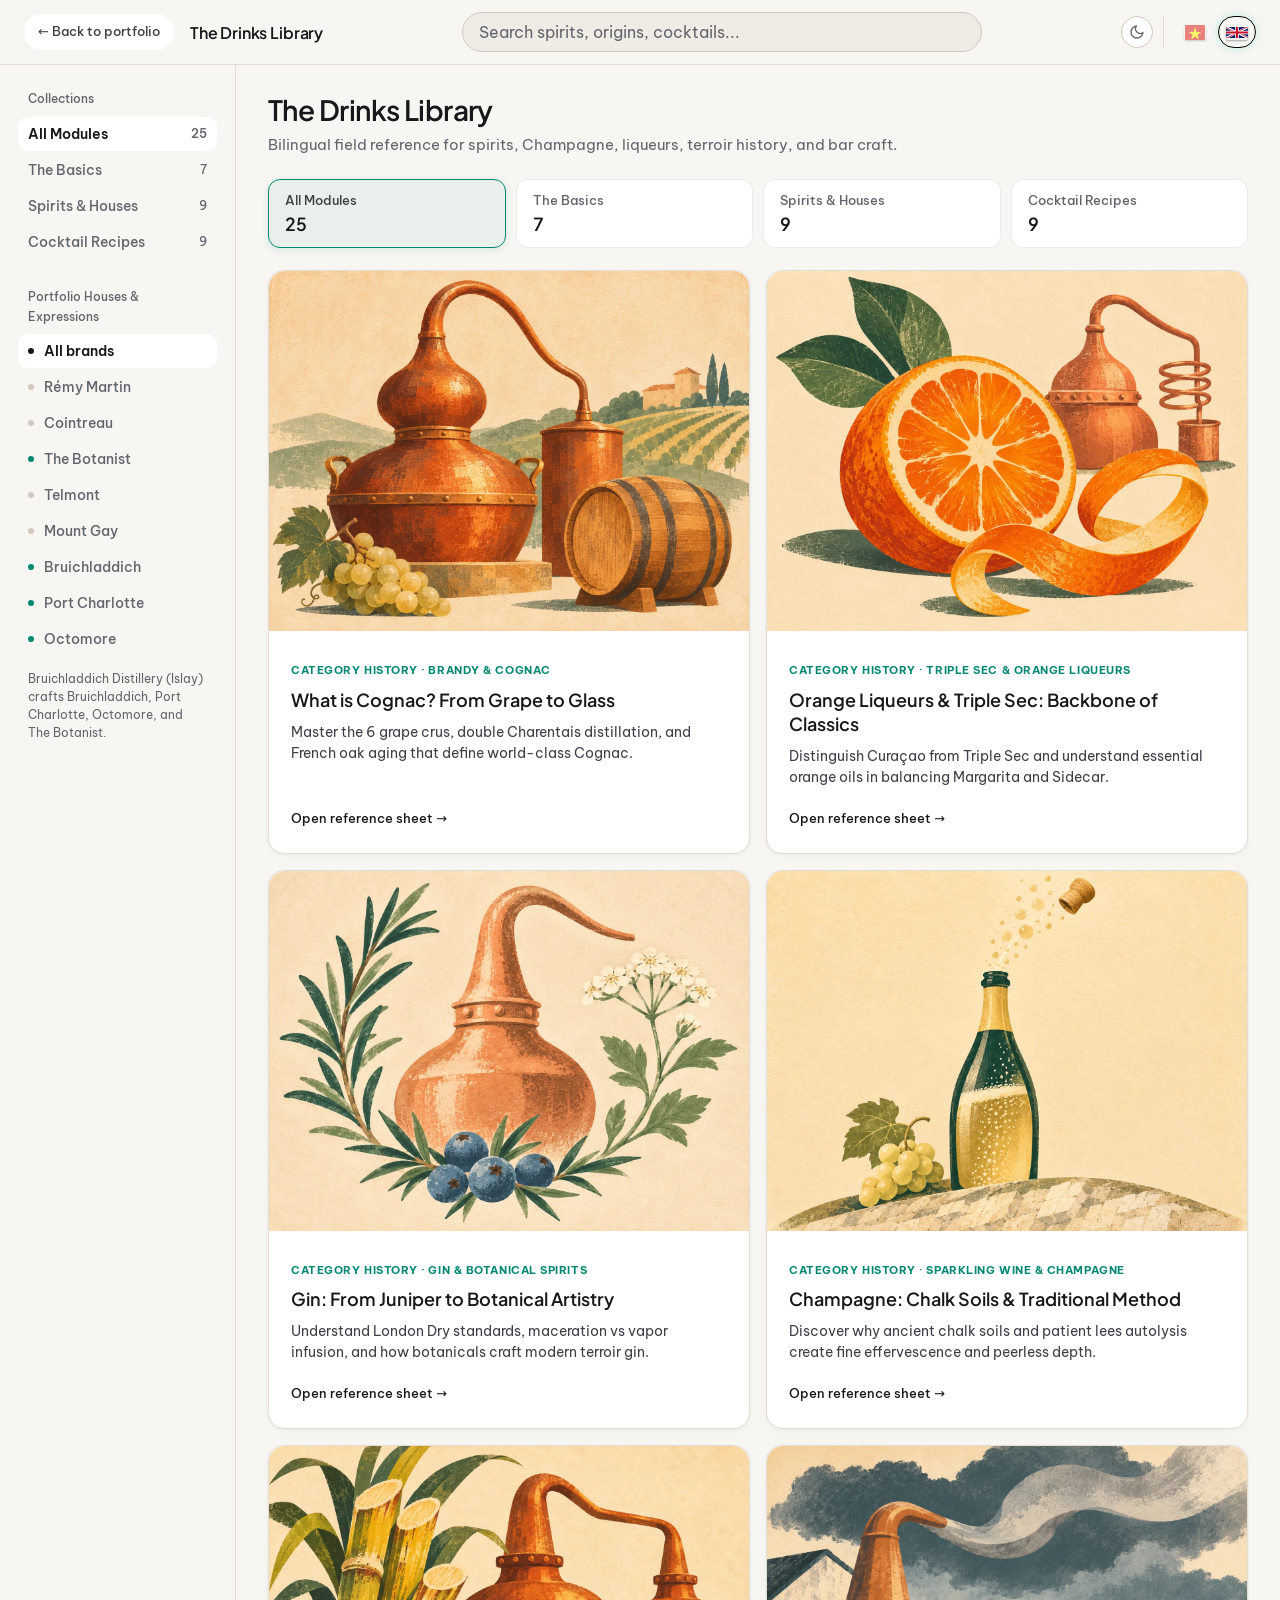
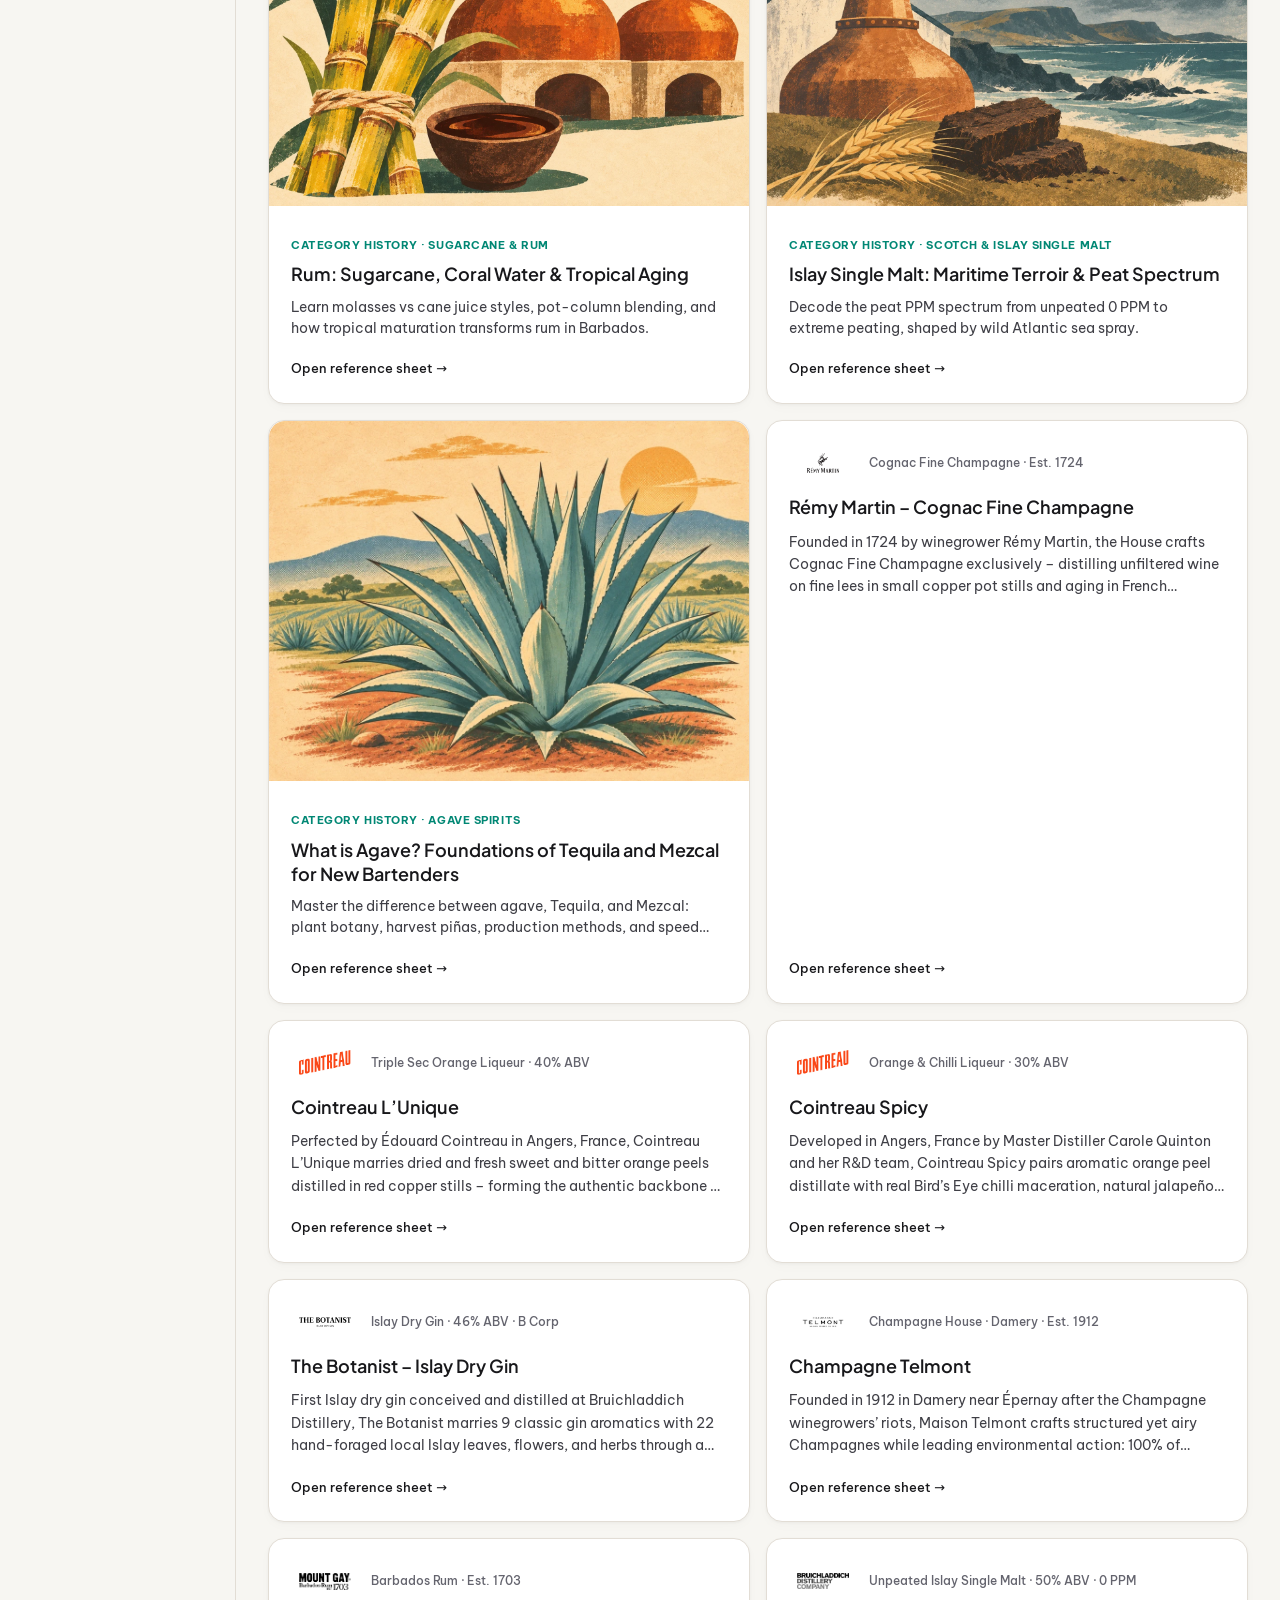
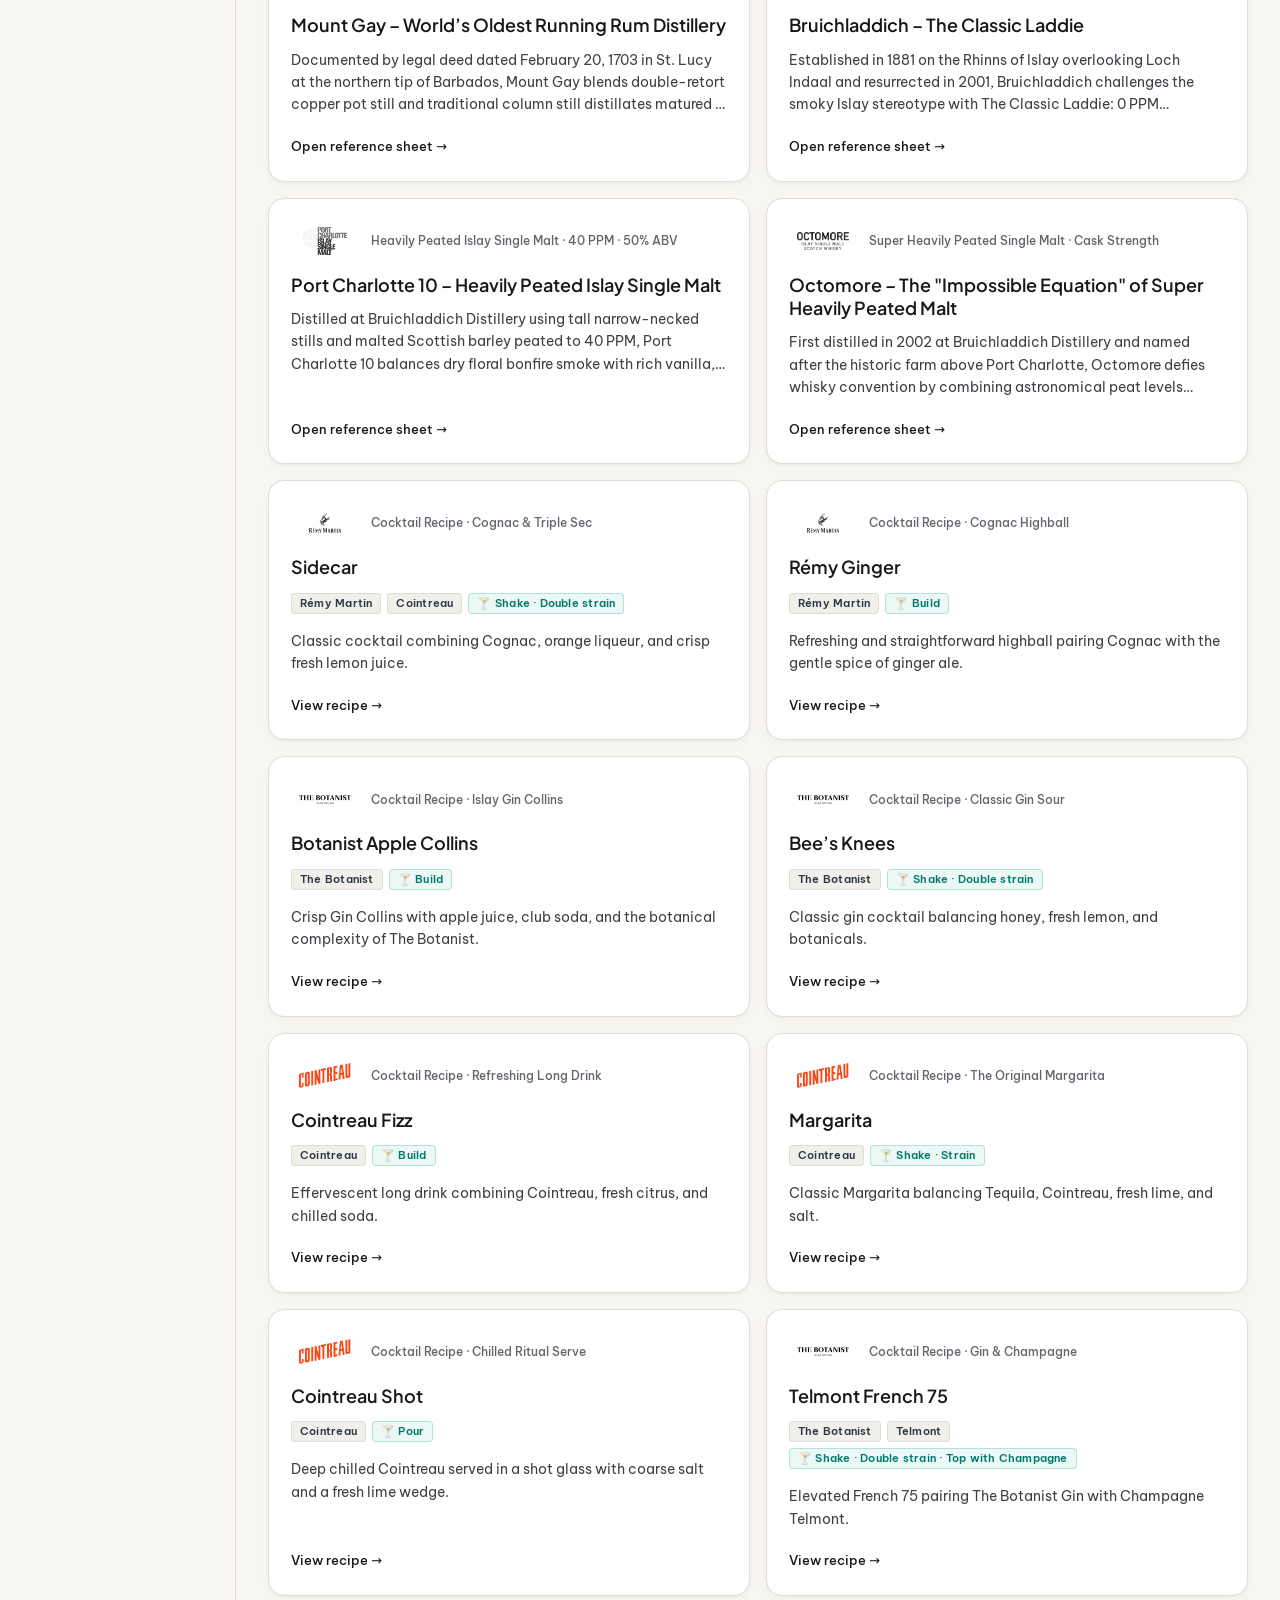
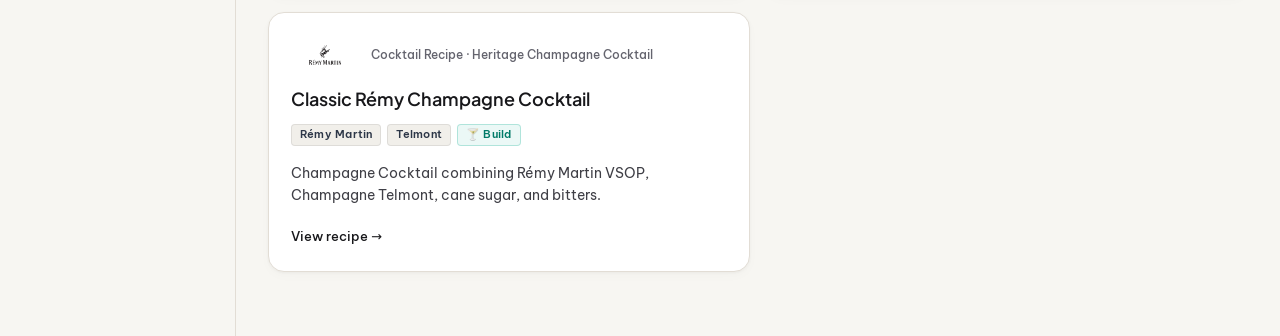
<file: library/index.html>
<!DOCTYPE html>
<html lang="en">
<head>
  <meta charset="UTF-8">
  <script>
    (function() {
      try {
        var saved = localStorage.getItem('theme-pref');
        if (saved === 'light' || saved === 'dark') {
          document.documentElement.setAttribute('data-theme', saved);
        } else {
          var prefersDark = window.matchMedia && window.matchMedia('(prefers-color-scheme: dark)').matches;
          document.documentElement.setAttribute('data-theme', prefersDark ? 'dark' : 'light');
        }
      } catch (e) {}
    })();
  </script>
  <meta name="viewport" content="width=device-width, initial-scale=1.0">
  <title>The Drinks Library | Phat Trinh</title>
  <meta name="description" content="Bilingual EN/VI public reference library for spirits, Champagne, liqueurs, terroir history, and bar craft curated by Phat Trinh.">
  <link rel="icon" type="image/svg+xml" href="../favicon.svg">
  <link rel="icon" type="image/png" sizes="48x48" href="../favicon-48x48.png">
  <link rel="icon" type="image/png" sizes="96x96" href="../favicon-96x96.png">
  <link rel="icon" type="image/png" sizes="192x192" href="../favicon-192x192.png">
  <link rel="apple-touch-icon" sizes="180x180" href="../apple-touch-icon.png">
  <meta property="og:site_name" content="The Drinks Library | Phat Trinh">
  <meta property="og:title" content="The Drinks Library | Phat Trinh">
  <meta property="og:description" content="Bilingual EN/VI reference for Cognac, Orange Liqueurs, Gin, Champagne, Rum, and Islay Single Malt.">
  <meta property="og:url" content="https://trinhtphat.io.vn/library/">
  <meta property="og:type" content="website">
  <meta property="og:image" content="https://trinhtphat.io.vn/favicon-192x192.png">
  <script type="application/ld+json">
  {
    "@context": "https://schema.org",
    "@type": "WebPage",
    "name": "The Drinks Library | Phat Trinh",
    "url": "https://trinhtphat.io.vn/library/",
    "description": "Bilingual EN/VI reference library for spirits, Champagne, liqueurs, terroir history, and bar craft curated by Phat Trinh.",
    "isPartOf": {
      "@type": "WebSite",
      "name": "Phát Trịnh",
      "url": "https://trinhtphat.io.vn/"
    }
  }
  </script>
  <link rel="preconnect" href="https://fonts.googleapis.com">
  <link rel="preconnect" href="https://fonts.gstatic.com" crossorigin>
  <link href="https://fonts.googleapis.com/css2?family=Be+Vietnam+Pro:ital,wght@0,400;0,500;0,600;1,400&family=Plus+Jakarta+Sans:wght@500;600;700&display=swap" rel="stylesheet"> <!-- taste-skill-ignore -->
  <link rel="stylesheet" href="./library.css?v=2.6.0">
</head>
<body>
  <div id="drinks-library-root"></div>
  <noscript>
    <p style="padding: 24px; color: #FFFFFF;">
      Please enable JavaScript to browse The Drinks Library. <a href="../index.html" style="color: #00D2B4;">Return to portfolio</a>.<br>
      Vui lòng bật JavaScript để tra cứu The Drinks Library. <a href="../index.html" style="color: #00D2B4;">Quay lại portfolio</a>.
    </p>
  </noscript>
  <script type="module" src="./js/boot.js?v=2.6.0"></script>
</body>
</html>
</file>
<file: library/library.css>
/* The Drinks Library — Ruled T-Frame & Tone-Stepped Flat Surface System */
:root, :root[data-theme="dark"] {
  --bg-deep: #070A0E;
  --bg-primary: #0D1117;
  --bg-surface: #161D26;
  --bg-surface-elevated: #1F2836;
  --rule-color: #1D2632;
  --control-border: #2C3848;
  --ink: #FFFFFF;
  --ink-secondary: #E2E8F0;
  --ink-muted: #94A3B8;
  --aqua: #00D2B4;
  --aqua-surface: rgba(0, 210, 180, 0.12);
  --font-head: 'Plus Jakarta Sans', system-ui, -apple-system, sans-serif; /* taste-skill-ignore */
  --font-body: 'Be Vietnam Pro', system-ui, -apple-system, sans-serif;
  --radius-card: 16px;
  --radius-sm: 10px;
  --radius-pill: 999px;
  --ease-out: cubic-bezier(0.22, 1, 0.36, 1);
}

:root[data-theme="light"] {
  --bg-deep: #EFECE6;
  --bg-primary: #F7F6F2;
  --bg-surface: #FFFFFF;
  --bg-surface-elevated: #EDEAE2;
  --rule-color: #E2DDD5;
  --control-border: #D1C9BE;
  --ink: #18181B;
  --ink-secondary: #3F3F46;
  --ink-muted: #64646E;
  --aqua: #008774;
  --aqua-surface: rgba(0, 135, 116, 0.10);
}

*, *::before, *::after {
  box-sizing: border-box;
}

html {
  background-color: var(--bg-primary);
  color: var(--ink);
  -webkit-text-size-adjust: 100%;
}

body {
  margin: 0;
  min-height: 100svh;
  background-color: var(--bg-primary);
  color: var(--ink-secondary);
  font-family: var(--font-body);
  font-size: 15px;
  line-height: 1.65;
  -webkit-font-smoothing: antialiased;
}

button, input {
  font-family: inherit;
}

a {
  color: inherit;
  text-decoration: none;
}

/* Ruled T-Frame Shell */
[data-ui="shell"].lib-shell {
  min-height: 100svh;
  display: flex;
  flex-direction: column;
  background-color: var(--bg-primary);
}

[data-ui="topbar"].lib-topbar {
  position: sticky;
  top: 0;
  z-index: 40;
  min-height: 64px;
  display: grid;
  grid-template-columns: auto minmax(180px, 520px) auto;
  justify-content: space-between;
  align-items: center;
  gap: 16px;
  padding: 0 24px;
  background-color: var(--bg-primary);
  border-bottom: 1px solid var(--rule-color);
}

.lib-topbar-left {
  display: flex;
  align-items: center;
  gap: 16px;
  min-width: 0;
}

.lib-back-portfolio {
  display: inline-flex;
  align-items: center;
  height: 36px;
  padding: 0 14px;
  border-radius: var(--radius-pill);
  background-color: var(--bg-surface);
  color: var(--ink-secondary);
  font-size: 13px;
  font-weight: 500;
  white-space: nowrap;
  transition: background-color 160ms var(--ease-out), color 160ms var(--ease-out);
}

.lib-back-portfolio:hover,
.lib-back-portfolio:focus-visible {
  background-color: var(--bg-surface-elevated);
  color: var(--ink);
}

.lib-wordmark-btn {
  background: transparent;
  border: 0;
  padding: 4px 0;
  color: var(--ink);
  font-family: var(--font-head);
  font-size: 16px;
  font-weight: 600;
  letter-spacing: -0.01em;
  cursor: pointer;
  white-space: nowrap;
}

.lib-topbar-search {
  width: 100%;
  justify-self: center;
}

input.lib-search-input {
  width: 100%;
  height: 40px;
  padding: 0 16px;
  border-radius: var(--radius-pill);
  border: 1px solid var(--control-border);
  background-color: var(--bg-deep);
  color: var(--ink);
  font-size: 16px;
  outline: none;
  transition: border-color 160ms var(--ease-out), background-color 160ms var(--ease-out);
}

input.lib-search-input::placeholder {
  color: var(--ink-muted);
}

input.lib-search-input:focus {
  border-color: var(--aqua);
}

.lib-topbar-controls {
  justify-self: end;
  display: inline-flex;
  align-items: center;
  gap: 10px;
  height: 64px;
}

.lib-theme-btn {
  height: 32px;
  width: 32px;
  min-width: 32px;
  padding: 0;
  border: 1px solid var(--control-border);
  border-radius: var(--radius-pill);
  background: var(--bg-surface);
  color: var(--ink-muted);
  display: inline-flex;
  align-items: center;
  justify-content: center;
  cursor: pointer;
  transition: all 160ms var(--ease-out);
}

.lib-theme-btn:hover {
  color: var(--aqua);
  background-color: var(--bg-surface-elevated);
  border-color: var(--aqua);
}

:root[data-theme="dark"] .lib-theme-btn .theme-moon { display: none !important; }
:root[data-theme="dark"] .lib-theme-btn .theme-sun { display: block !important; }
:root[data-theme="light"] .lib-theme-btn .theme-sun { display: none !important; }
:root[data-theme="light"] .lib-theme-btn .theme-moon { display: block !important; }

:root[data-theme="light"] .lib-entry-card {
  box-shadow: 0 1px 3px rgba(0, 0, 0, 0.04), 0 4px 12px rgba(0, 0, 0, 0.02);
  border: 1px solid var(--rule-color);
}

:root[data-theme="light"] .lib-grid-card {
  box-shadow: 0 1px 3px rgba(0, 0, 0, 0.04);
  border: 1px solid var(--rule-color);
}

:root[data-theme="light"] .lib-spec-table th {
  color: var(--ink-muted);
}

:root[data-theme="light"] .lib-spec-table td {
  color: var(--ink);
}

[data-ui="lang-switch"].lib-topbar-lang {
  display: inline-flex;
  align-items: center;
  gap: 4px;
  padding-left: 12px;
  height: 32px;
  border-left: 1px solid var(--rule-color);
}

.lib-lang-btn {
  height: 32px;
  min-width: 38px;
  padding: 0 6px;
  border: 1px solid transparent;
  border-radius: var(--radius-pill);
  background: transparent;
  display: inline-flex;
  align-items: center;
  justify-content: center;
  cursor: pointer;
  opacity: 0.55;
  transition: opacity 160ms var(--ease-out), background-color 160ms var(--ease-out), border-color 160ms var(--ease-out);
}

.lib-lang-btn:hover {
  opacity: 0.9;
  background-color: rgba(255, 255, 255, 0.06);
}

.lib-lang-btn.is-active {
  opacity: 1;
  background-color: var(--teal-surface);
  border-color: var(--teal);
  box-shadow: 0 0 8px rgba(0, 210, 180, 0.25);
}

.lib-flag-icon {
  display: block;
  width: 22px;
  height: 15px;
  border-radius: 2px;
  box-shadow: 0 1px 2px rgba(0, 0, 0, 0.35);
  pointer-events: none;
}

/* Body Layout */
.lib-body-frame {
  flex: 1;
  display: grid;
  grid-template-columns: 236px minmax(0, 1fr);
}

[data-ui="sidebar"].lib-sidebar {
  padding: 24px 18px 40px;
  border-right: 1px solid var(--rule-color);
  background-color: var(--bg-primary);
}

.lib-sidebar-group + .lib-sidebar-group {
  margin-top: 28px;
}

.lib-sidebar-heading {
  padding: 0 10px;
  margin-bottom: 8px;
  color: var(--ink-muted);
  font-size: 12px;
  font-weight: 500;
}

.lib-nav-list {
  list-style: none;
  margin: 0;
  padding: 0;
  display: flex;
  flex-direction: column;
  gap: 2px;
}

.lib-nav-btn,
.lib-brand-nav-btn {
  width: 100%;
  min-height: 34px;
  padding: 6px 10px;
  border: 0;
  border-radius: var(--radius-sm);
  background: transparent;
  color: var(--ink-muted);
  font-size: 14px;
  font-weight: 500;
  display: flex;
  align-items: center;
  justify-content: space-between;
  gap: 10px;
  text-align: left;
  cursor: pointer;
  transition: background-color 160ms var(--ease-out), color 160ms var(--ease-out);
}

.lib-brand-nav-btn {
  justify-content: flex-start;
}

.lib-nav-btn:hover,
.lib-brand-nav-btn:hover {
  color: var(--ink-secondary);
  background-color: var(--bg-surface);
}

.lib-nav-btn.is-active,
.lib-brand-nav-btn.is-active {
  color: var(--ink);
  background-color: var(--bg-surface);
  font-weight: 600;
}

.lib-nav-count {
  font-size: 12px;
  color: var(--ink-muted);
  font-variant-numeric: tabular-nums;
}

.lib-brand-dot {
  width: 6px;
  height: 6px;
  border-radius: 50%;
  background-color: var(--control-border);
  flex-shrink: 0;
}

.lib-brand-dot.is-islay {
  background-color: var(--aqua);
}

.lib-brand-nav-btn.is-active .lib-brand-dot {
  background-color: var(--ink);
}

.lib-islay-note {
  margin: 14px 10px 0;
  color: var(--ink-muted);
  font-size: 12px;
  line-height: 1.5;
}

/* Main Content Stage */
.lib-main {
  padding: 28px 32px 64px;
  max-width: 1240px;
  width: 100%;
}

.lib-title-row {
  display: flex;
  align-items: flex-end;
  justify-content: space-between;
  gap: 16px;
  margin-bottom: 22px;
}

.lib-page-title {
  margin: 0;
  font-family: var(--font-head);
  font-size: clamp(22px, 2.2vw, 28px);
  font-weight: 600;
  letter-spacing: -0.02em;
  color: var(--ink);
  line-height: 1.2;
}

.lib-page-subtitle {
  margin: 6px 0 0;
  color: var(--ink-muted);
  font-size: 15px;
  max-width: 68ch;
}

/* Count Cards Filter Pattern */
[data-ui="count-strip"].lib-count-strip {
  display: grid;
  grid-template-columns: repeat(4, minmax(0, 1fr));
  gap: 10px;
  margin-bottom: 22px;
}

[data-ui="count-card"].lib-count-card {
  min-height: 64px;
  padding: 12px 16px;
  border-radius: 12px;
  border: 1.5px solid var(--rule-color);
  background-color: var(--bg-surface);
  color: var(--ink);
  display: flex;
  flex-direction: column;
  align-items: flex-start;
  justify-content: space-between;
  gap: 4px;
  cursor: pointer;
  text-align: left;
  position: relative;
  transition: background-color 160ms var(--ease-out), border-color 160ms var(--ease-out), transform 160ms var(--ease-out);
}

[data-ui="count-card"].lib-count-card:hover {
  background-color: var(--bg-surface-elevated);
  transform: translateY(-1px);
}

[data-ui="count-card"].lib-count-card.is-selected {
  border-color: var(--aqua);
  background-color: var(--aqua-surface);
  box-shadow: 0 0 0 1px var(--aqua);
}

:root[data-theme="light"] [data-ui="count-card"].lib-count-card {
  background-color: #FFFFFF;
  border-color: rgba(0, 0, 0, 0.08);
}

:root[data-theme="light"] [data-ui="count-card"].lib-count-card.is-selected {
  border-color: var(--aqua);
  background-color: rgba(0, 135, 116, 0.06);
  box-shadow: 0 2px 8px rgba(0, 135, 116, 0.12);
}

.lib-count-label {
  font-size: 13px;
  font-weight: 500;
  color: var(--ink-muted);
}

.lib-count-card.is-selected .lib-count-label {
  color: var(--ink-secondary);
}

.lib-count-value {
  font-family: var(--font-head);
  font-size: 18px;
  font-weight: 600;
  color: var(--ink);
  font-variant-numeric: tabular-nums;
}

/* Mobile Brand Chips (hidden on desktop where left sidebar lives) */
[data-ui="mobile-brands"].lib-mobile-brands {
  display: none;
}

/* Flat Tone-Stepped Entry Cards */
.lib-cards-grid {
  display: grid;
  grid-template-columns: repeat(2, minmax(0, 1fr));
  gap: 16px;
}

.lib-entry-card {
  padding: 22px;
  border-radius: var(--radius-card);
  background-color: var(--bg-surface);
  display: flex;
  flex-direction: column;
  gap: 12px;
  cursor: pointer;
  transition: background-color 160ms var(--ease-out), transform 160ms var(--ease-out);
}

.lib-entry-card:hover,
.lib-entry-card:focus-visible {
  background-color: var(--bg-surface-elevated);
  transform: translateY(-2px);
  outline: none;
}

.lib-entry-card-top {
  display: flex;
  align-items: center;
  gap: 12px;
}

.lib-logo-tile {
  width: 68px;
  height: 40px;
  padding: 5px 8px;
  border-radius: 8px;
  background-color: #FFFFFF;
  display: inline-flex;
  align-items: center;
  justify-content: center;
  flex-shrink: 0;
}

.lib-logo-tile img {
  max-width: 100%;
  max-height: 28px;
  width: auto;
  height: auto;
  object-fit: contain;
}

.lib-origin-monogram {
  width: 40px;
  height: 40px;
  border-radius: 8px;
  background-color: var(--bg-surface-elevated);
  color: var(--aqua);
  font-family: var(--font-head);
  font-size: 13px;
  font-weight: 600;
  display: inline-flex;
  align-items: center;
  justify-content: center;
  flex-shrink: 0;
}

.lib-entry-card-meta {
  display: flex;
  flex-wrap: wrap;
  align-items: center;
  justify-content: space-between;
  gap: 8px;
  flex: 1;
  min-width: 0;
}

.lib-meta-line {
  font-size: 12px;
  font-weight: 500;
  color: var(--ink-muted);
}

.lib-entry-card-title {
  margin: 0;
  font-family: var(--font-head);
  font-size: 18px;
  font-weight: 600;
  line-height: 1.3;
  color: var(--ink);
}

.lib-entry-card-summary {
  margin: 0;
  color: var(--ink-secondary);
  font-size: 14px;
  line-height: 1.6;
  display: -webkit-box;
  -webkit-line-clamp: 3;
  -webkit-box-orient: vertical;
  overflow: hidden;
}

.lib-entry-card-foot {
  margin-top: auto;
  padding-top: 6px;
}

.lib-open-prompt {
  font-size: 13px;
  font-weight: 500;
  color: var(--ink);
}

/* Primary & Secondary Pills */
.lib-primary-pill {
  height: 36px;
  padding: 0 18px;
  border: 0;
  border-radius: var(--radius-pill);
  background-color: var(--ink);
  color: var(--bg-deep);
  font-size: 13px;
  font-weight: 600;
  cursor: pointer;
  transition: opacity 160ms var(--ease-out);
}

.lib-primary-pill:hover {
  opacity: 0.9;
}

[data-ui="pill"].lib-secondary-pill {
  height: 36px;
  padding: 0 16px;
  border: 1px solid var(--control-border);
  border-radius: var(--radius-pill);
  background-color: transparent;
  color: var(--ink);
  font-size: 13px;
  font-weight: 500;
  cursor: pointer;
  white-space: nowrap;
  transition: background-color 160ms var(--ease-out), border-color 160ms var(--ease-out);
}

[data-ui="pill"].lib-secondary-pill:hover,
[data-ui="pill"].lib-secondary-pill.is-active {
  background-color: var(--bg-surface-elevated);
  border-color: var(--ink-muted);
}

/* Empty & Pending Panels */
.lib-empty-panel {
  padding: 36px 28px;
  border-radius: var(--radius-card);
  background-color: var(--bg-surface);
  max-width: 680px;
}

.lib-empty-title {
  margin: 0 0 10px;
  font-family: var(--font-head);
  font-size: 19px;
  font-weight: 600;
  color: var(--ink);
}

.lib-empty-body {
  margin: 0 0 20px;
  color: var(--ink-secondary);
  font-size: 15px;
  max-width: 62ch;
}

.lib-empty-actions {
  display: flex;
  flex-wrap: wrap;
  gap: 10px;
}

/* Transparent Queue & Verification Gates Banner */
.lib-pending-panel {
  max-width: 820px;
  border: 1px solid var(--rule-color);
  background: var(--bg-surface);
  position: relative;
  overflow: hidden;
}

:root[data-theme="light"] .lib-pending-panel {
  background: #FFFFFF;
  border-color: rgba(0, 135, 116, 0.25);
  box-shadow: 0 4px 20px rgba(0, 135, 116, 0.05);
}

.lib-pending-header {
  margin-bottom: 24px;
}

.lib-pending-badge {
  display: inline-flex;
  align-items: center;
  gap: 8px;
  font-family: var(--font-head);
  font-size: 11px;
  font-weight: 700;
  text-transform: uppercase;
  letter-spacing: 0.06em;
  color: var(--aqua);
  padding: 4px 10px;
  border-radius: var(--radius-pill);
  background: var(--aqua-surface);
  margin-bottom: 14px;
}

.lib-pending-pulse {
  width: 6px;
  height: 6px;
  border-radius: 50%;
  background: var(--aqua);
  box-shadow: 0 0 8px var(--aqua);
}

.lib-gates-grid {
  display: grid;
  grid-template-columns: repeat(2, minmax(0, 1fr));
  gap: 12px;
  margin-bottom: 24px;
}

@media (max-width: 640px) {
  .lib-gates-grid {
    grid-template-columns: 1fr;
  }
}

.lib-gate-card {
  padding: 14px 16px;
  border-radius: 8px;
  background: var(--bg-surface-elevated);
  border: 1px solid var(--rule-color);
  display: flex;
  flex-direction: column;
  gap: 4px;
}

:root[data-theme="light"] .lib-gate-card {
  background: #FAFAF8;
  border-color: rgba(0, 0, 0, 0.06);
}

.lib-gate-num {
  font-family: var(--font-mono);
  font-size: 11px;
  font-weight: 700;
  color: var(--aqua);
  letter-spacing: 0.05em;
}

.lib-gate-title {
  margin: 0;
  font-size: 13.5px;
  font-weight: 600;
  color: var(--ink);
}

.lib-gate-desc {
  margin: 0;
  font-size: 12.5px;
  color: var(--ink-secondary);
  line-height: 1.4;
}

.lib-pending-suggestions {
  margin-bottom: 24px;
  padding-top: 16px;
  border-top: 1px solid var(--rule-color);
}

.lib-suggestions-title {
  font-size: 13px;
  font-weight: 500;
  color: var(--ink-muted);
  margin: 0 0 10px;
}

.lib-suggestions-chips {
  display: flex;
  flex-wrap: wrap;
  gap: 8px;
}

.lib-sug-chip {
  height: 36px;
  padding: 0 14px;
  border-radius: var(--radius-pill);
  border: 1px solid var(--control-border);
  background: var(--bg-surface);
  color: var(--ink-secondary);
  font-size: 13px;
  font-weight: 500;
  cursor: pointer;
  transition: all 160ms var(--ease-out);
}

.lib-sug-chip:hover {
  border-color: var(--aqua);
  color: var(--aqua);
  transform: translateY(-1px);
}

/* Mobile Filter Trigger Button */
.lib-mobile-filter-trigger {
  display: none;
  align-items: center;
  gap: 8px;
  min-height: 44px;
  padding: 0 16px;
  border-radius: var(--radius-pill);
  border: 1px solid var(--control-border);
  background: var(--bg-surface);
  color: var(--ink);
  font-size: 13.5px;
  font-weight: 600;
  cursor: pointer;
  transition: all 160ms var(--ease-out);
}

.lib-mobile-filter-trigger:hover {
  border-color: var(--aqua);
  color: var(--aqua);
}

.lib-title-actions {
  display: flex;
  align-items: center;
  gap: 8px;
}

/* Mobile Bottom Drawer */
.lib-drawer-backdrop {
  position: fixed;
  inset: 0;
  background: rgba(0, 0, 0, 0.6);
  backdrop-filter: blur(4px);
  -webkit-backdrop-filter: blur(4px);
  z-index: 1000;
  opacity: 0;
  visibility: hidden;
  transition: opacity 220ms var(--ease-out), visibility 220ms;
  display: flex;
  align-items: flex-end;
  justify-content: center;
}

.lib-drawer-backdrop.is-open {
  opacity: 1;
  visibility: visible;
}

.lib-drawer-sheet {
  background: var(--bg-deep);
  width: 100%;
  max-width: 600px;
  max-height: 82vh;
  border-top-left-radius: 20px;
  border-top-right-radius: 20px;
  border-top: 1px solid var(--rule-color);
  box-shadow: 0 -8px 30px rgba(0, 0, 0, 0.35);
  display: flex;
  flex-direction: column;
  transform: translateY(100%);
  transition: transform 260ms cubic-bezier(0.16, 1, 0.3, 1);
  overflow: hidden;
}

:root[data-theme="light"] .lib-drawer-sheet {
  background: #FFFFFF;
  box-shadow: 0 -8px 30px rgba(0, 0, 0, 0.15);
}

.lib-drawer-backdrop.is-open .lib-drawer-sheet {
  transform: translateY(0);
}

.lib-drawer-header {
  display: flex;
  align-items: center;
  justify-content: space-between;
  padding: 16px 20px;
  border-bottom: 1px solid var(--rule-color);
}

.lib-drawer-title {
  margin: 0;
  font-family: var(--font-head);
  font-size: 16px;
  font-weight: 700;
  color: var(--ink);
}

.lib-drawer-close {
  min-width: 44px;
  min-height: 44px;
  border: 0;
  background: transparent;
  color: var(--ink-muted);
  font-size: 20px;
  cursor: pointer;
  display: flex;
  align-items: center;
  justify-content: center;
  border-radius: 50%;
  transition: color 160ms var(--ease-out);
}

.lib-drawer-close:hover {
  color: var(--ink);
}

.lib-drawer-content {
  padding: 20px;
  overflow-y: auto;
  display: flex;
  flex-direction: column;
  gap: 20px;
}

.lib-drawer-section {
  display: flex;
  flex-direction: column;
  gap: 10px;
}

.lib-drawer-section-title {
  font-size: 11px;
  font-weight: 700;
  text-transform: uppercase;
  letter-spacing: 0.05em;
  color: var(--ink-muted);
}

.lib-drawer-list {
  display: flex;
  flex-direction: column;
  gap: 6px;
}

.lib-drawer-item {
  min-height: 44px;
  display: flex;
  align-items: center;
  justify-content: space-between;
  padding: 10px 14px;
  border-radius: 10px;
  border: 1px solid transparent;
  background: var(--bg-surface);
  color: var(--ink);
  font-size: 14px;
  font-weight: 500;
  cursor: pointer;
  text-align: left;
}

.lib-drawer-item.is-active {
  border-color: var(--aqua);
  background: var(--aqua-surface);
  color: var(--ink);
  font-weight: 600;
}

.lib-drawer-item-count {
  font-family: var(--font-head);
  font-size: 13px;
  color: var(--ink-muted);
}

.lib-drawer-chips {
  display: flex;
  flex-wrap: wrap;
  gap: 8px;
}

.lib-drawer-brand-btn {
  min-height: 44px;
  padding: 0 16px;
  border-radius: var(--radius-pill);
  border: 1px solid var(--control-border);
  background: var(--bg-surface);
  color: var(--ink-secondary);
  font-size: 13.5px;
  font-weight: 500;
  cursor: pointer;
  display: inline-flex;
  align-items: center;
  justify-content: center;
}

.lib-drawer-brand-btn.is-active {
  background: var(--ink);
  color: var(--bg-deep);
  border-color: var(--ink);
  font-weight: 600;
}

.lib-drawer-footer {
  padding: 16px 20px;
  border-top: 1px solid var(--rule-color);
  display: flex;
  justify-content: flex-end;
}

.lib-drawer-footer .lib-primary-pill {
  min-height: 44px;
  width: 100%;
  display: flex;
  align-items: center;
  justify-content: center;
}

/* Detail Reading View: Object Header + 6-Column Grid */
.lib-detail-back-row {
  margin-bottom: 14px;
}

.lib-back-inline {
  border: 0;
  background: transparent;
  padding: 6px 0;
  color: var(--ink-muted);
  font-size: 14px;
  font-weight: 500;
  cursor: pointer;
  transition: color 160ms var(--ease-out);
}

.lib-back-inline:hover {
  color: var(--ink);
}

[data-ui="object-header"].lib-object-header {
  padding: 20px 22px;
  border-radius: var(--radius-card);
  background-color: var(--bg-surface);
  display: flex;
  align-items: center;
  justify-content: space-between;
  gap: 20px;
  margin-bottom: 16px;
}

.lib-object-main {
  display: flex;
  align-items: center;
  gap: 18px;
  min-width: 0;
}

.lib-detail-logo-well {
  width: 84px;
  height: 58px;
  padding: 8px 10px;
  border-radius: 10px;
  background-color: #FFFFFF;
  display: flex;
  align-items: center;
  justify-content: center;
  flex-shrink: 0;
}

.lib-detail-logo-well img {
  max-width: 100%;
  max-height: 40px;
  width: auto;
  height: auto;
  object-fit: contain;
}

.lib-detail-monogram {
  width: 58px;
  height: 58px;
  border-radius: 10px;
  background-color: var(--bg-surface-elevated);
  color: var(--aqua);
  font-family: var(--font-head);
  font-size: 16px;
  font-weight: 600;
  display: flex;
  align-items: center;
  justify-content: center;
  flex-shrink: 0;
}

.lib-detail-title {
  margin: 4px 0;
  font-family: var(--font-head);
  font-size: clamp(20px, 2.2vw, 26px);
  font-weight: 600;
  letter-spacing: -0.02em;
  color: var(--ink);
  line-height: 1.25;
}

.lib-detail-subtitle {
  margin: 0;
  color: var(--ink-muted);
  font-size: 14px;
  max-width: 66ch;
}

.lib-translation-banner {
  margin-bottom: 16px;
  padding: 12px 16px;
  border-radius: var(--radius-sm);
  background-color: var(--aqua-surface);
  color: var(--ink-secondary);
  font-size: 13px;
}

.lib-detail-lead {
  margin: 0 0 20px;
  color: var(--ink-secondary);
  font-size: 16px;
  line-height: 1.7;
  max-width: 72ch;
}

/* At-A-Glance Speed Cheat-sheet (Liquor.com style) */
.lib-glance-box {
  background: var(--bg-surface);
  border: 1px solid var(--rule-color);
  border-radius: var(--radius-card);
  padding: 16px 20px;
  margin-bottom: 24px;
  box-shadow: 0 2px 8px rgba(0, 0, 0, 0.05);
}

:root[data-theme="light"] .lib-glance-box {
  background: #FFFFFF;
  border: 1px solid rgba(0, 135, 116, 0.2);
  box-shadow: 0 2px 12px rgba(0, 0, 0, 0.03);
}

.lib-glance-header {
  display: flex;
  align-items: center;
  justify-content: space-between;
  margin-bottom: 12px;
  padding-bottom: 8px;
  border-bottom: 1px solid var(--rule-color);
}

.lib-glance-badge {
  font-family: var(--font-head);
  font-size: 12px;
  font-weight: 700;
  text-transform: uppercase;
  letter-spacing: 0.04em;
  color: var(--aqua);
}

.lib-glance-note {
  font-size: 12px;
  color: var(--ink-muted);
}

.lib-glance-grid {
  display: grid;
  grid-template-columns: repeat(auto-fit, minmax(180px, 1fr));
  gap: 12px 16px;
}

.lib-glance-item {
  display: flex;
  flex-direction: column;
  gap: 2px;
}

.lib-glance-lbl {
  font-size: 11px;
  color: var(--ink-muted);
  text-transform: uppercase;
  letter-spacing: 0.02em;
}

.lib-glance-val {
  font-size: 13.5px;
  font-weight: 600;
  color: var(--ink);
  line-height: 1.4;
}

/* 6-Column Reading Grid */
.lib-detail-grid {
  display: grid;
  grid-template-columns: repeat(6, minmax(0, 1fr));
  gap: 14px;
}

.lib-grid-card {
  padding: 22px;
  border-radius: var(--radius-card);
  background-color: var(--bg-surface);
}

.lib-span-2 { grid-column: span 2; }
.lib-span-3 { grid-column: span 3; }
.lib-span-4 { grid-column: span 4; }
.lib-span-6 { grid-column: span 6; }

.lib-panel-heading {
  margin: 0 0 14px;
  font-family: var(--font-head);
  font-size: 16px;
  font-weight: 600;
  color: var(--ink);
}

.lib-prose-list {
  margin: 0;
  padding-left: 18px;
  display: flex;
  flex-direction: column;
  gap: 10px;
  color: var(--ink-secondary);
  font-size: 14.5px;
}

.lib-prose-stack {
  display: flex;
  flex-direction: column;
  gap: 12px;
}

.lib-prose-stack p {
  margin: 0;
  color: var(--ink-secondary);
  font-size: 14.5px;
  line-height: 1.7;
  max-width: 65ch;
}

/* Tables */
table.lib-spec-table {
  width: 100%;
  border-collapse: collapse;
  font-size: 14px;
}

table.lib-spec-table th,
table.lib-spec-table td {
  padding: 10px 0;
  border-bottom: 1px solid var(--rule-color);
  vertical-align: top;
  text-align: left;
}

table.lib-spec-table tr:last-child th,
table.lib-spec-table tr:last-child td {
  border-bottom: 0;
}

table.lib-spec-table th {
  width: 38%;
  padding-right: 12px;
  color: var(--ink-muted);
  font-weight: 500;
}

table.lib-spec-table td {
  color: var(--ink);
  font-variant-numeric: tabular-nums;
}

/* Core Expressions Sub-Panels (Nested Raised Step) */
.lib-expressions-grid {
  display: grid;
  grid-template-columns: repeat(3, minmax(0, 1fr));
  gap: 12px;
}

.lib-expression-panel {
  padding: 16px;
  border-radius: 12px;
  background-color: var(--bg-surface-elevated);
}

.lib-expression-head {
  display: flex;
  align-items: baseline;
  justify-content: space-between;
  gap: 8px;
  margin-bottom: 8px;
}

.lib-expression-head h3 {
  margin: 0;
  font-family: var(--font-head);
  font-size: 15px;
  font-weight: 600;
  color: var(--ink);
}

.lib-abv-pill {
  font-size: 12px;
  font-weight: 600;
  color: var(--aqua);
  font-variant-numeric: tabular-nums;
  white-space: nowrap;
}

.lib-expression-panel p {
  margin: 0;
  font-size: 13.5px;
  color: var(--ink-secondary);
  line-height: 1.6;
}

/* Related Rows & FAQ */
.lib-related-links {
  display: flex;
  flex-direction: column;
  gap: 8px;
}

[data-ui="row"].lib-related-row {
  width: 100%;
  padding: 12px 14px;
  border: 0;
  border-radius: 10px;
  background-color: var(--bg-surface-elevated);
  color: var(--ink);
  display: flex;
  align-items: center;
  justify-content: space-between;
  gap: 12px;
  text-align: left;
  cursor: pointer;
  transition: background-color 160ms var(--ease-out);
}

[data-ui="row"].lib-related-row:hover {
  background-color: var(--control-border);
}

.lib-related-title {
  font-size: 14px;
  font-weight: 600;
  color: var(--ink);
}

.lib-related-sub {
  font-size: 12px;
  color: var(--ink-muted);
  margin-top: 2px;
}

.lib-row-arrow {
  color: var(--aqua);
  font-size: 15px;
}

[data-ui="faq"].lib-faq-list {
  display: flex;
  flex-direction: column;
}

[data-ui="faq"] .lib-faq-item {
  padding: 12px 0;
  border-bottom: 1px solid var(--rule-color);
}

[data-ui="faq"] .lib-faq-item:last-child {
  border-bottom: 0;
  padding-bottom: 0;
}

[data-ui="faq"] .lib-faq-item summary {
  cursor: pointer;
  color: var(--ink);
  font-weight: 500;
  font-size: 14.5px;
}

[data-ui="faq"] .lib-faq-item p {
  margin: 8px 0 0;
  color: var(--ink-secondary);
  font-size: 14px;
  line-height: 1.65;
}

.lib-muted-note {
  margin: 0;
  color: var(--ink-muted);
  font-size: 13.5px;
  line-height: 1.6;
}

.lib-updated-stamp {
  margin: 10px 0 0;
  color: var(--ink-secondary);
  font-size: 12.5px;
  font-variant-numeric: tabular-nums;
}

/* Tablet & Mobile Responsive Rules */
@media (max-width: 1024px) {
  .lib-wordmark-btn {
    display: none;
  }

  .lib-mobile-filter-trigger {
    display: inline-flex;
  }

  .lib-body-frame {
    grid-template-columns: minmax(0, 1fr);
  }

  [data-ui="sidebar"].lib-sidebar {
    display: none;
  }

  [data-ui="mobile-brands"].lib-mobile-brands {
    display: flex;
    gap: 8px;
    overflow-x: auto;
    padding-bottom: 8px;
    margin-bottom: 18px;
    scrollbar-width: none;
  }

  [data-ui="mobile-brands"].lib-mobile-brands::-webkit-scrollbar {
    display: none;
  }

  [data-ui="chip"].lib-brand-chip {
    height: 34px;
    padding: 0 14px;
    border-radius: var(--radius-pill);
    border: 1px solid var(--control-border);
    background-color: var(--bg-surface);
    color: var(--ink-secondary);
    font-size: 13px;
    font-weight: 500;
    white-space: nowrap;
    cursor: pointer;
    flex-shrink: 0;
  }

  [data-ui="chip"].lib-brand-chip.is-active {
    background-color: var(--ink);
    color: var(--bg-deep);
    border-color: var(--ink);
    font-weight: 600;
  }

  .lib-expressions-grid {
    grid-template-columns: minmax(0, 1fr);
  }

  .lib-span-2,
  .lib-span-3,
  .lib-span-4 {
    grid-column: span 6;
  }
}

@media (max-width: 720px) {
  [data-ui="topbar"].lib-topbar {
    grid-template-columns: 1fr auto;
    grid-template-areas:
      "left lang"
      "search search";
    gap: 10px;
    padding: 10px 16px 12px;
  }

  .lib-topbar-left {
    grid-area: left;
    gap: 10px;
  }

  .lib-wordmark-btn {
    display: none;
  }

  [data-ui="lang-switch"].lib-topbar-lang {
    grid-area: lang;
    height: 36px;
    padding-left: 10px;
  }

  .lib-topbar-search {
    grid-area: search;
  }

  .lib-main {
    padding: 20px 16px 48px;
  }

  [data-ui="count-strip"].lib-count-strip {
    grid-template-columns: repeat(2, minmax(0, 1fr));
    gap: 8px;
  }

  .lib-theme-btn,
  .lib-lang-btn,
  .lib-mobile-filter-trigger,
  .lib-secondary-pill,
  .lib-primary-pill,
  .lib-brand-chip {
    min-height: 44px;
  }

  .lib-cards-grid {
    grid-template-columns: minmax(0, 1fr);
  }

  [data-ui="object-header"].lib-object-header {
    flex-direction: column;
    align-items: flex-start;
  }

  .lib-object-main {
    flex-direction: column;
    align-items: flex-start;
  }
}

/* Media & Video Player */
.lib-video-section {
  display: flex;
  flex-direction: column;
  gap: 16px;
}
.lib-video-header {
  display: flex;
  align-items: center;
  justify-content: space-between;
}
.lib-video-wrapper {
  position: relative;
  width: 100%;
  padding-bottom: 56.25%; /* 16:9 Aspect Ratio */
  background: var(--bg-deep);
  border-radius: var(--radius-md);
  overflow: hidden;
  border: 1px solid var(--rule-color);
  box-shadow: 0 8px 24px rgba(0, 0, 0, 0.4);
}
.lib-video-player {
  position: absolute;
  top: 0;
  left: 0;
  width: 100%;
  height: 100%;
  object-fit: cover;
  border-radius: var(--radius-md);
}

/* Category Hero Banner (Liquor.com Editorial Header) */
.lib-category-hero {
  background: var(--bg-surface);
  border: 1px solid var(--rule-color);
  border-radius: var(--radius-card);
  padding: 24px 28px;
  margin-bottom: 24px;
}

:root[data-theme="light"] .lib-category-hero {
  background: #FFFFFF;
  border-color: rgba(0, 0, 0, 0.08);
  box-shadow: 0 2px 12px rgba(0, 0, 0, 0.03);
}

.lib-cat-hero-top {
  display: flex;
  align-items: center;
  justify-content: space-between;
  margin-bottom: 12px;
}

.lib-crumb-btn {
  border: 0;
  background: transparent;
  color: var(--ink-muted);
  font-size: 13px;
  font-weight: 500;
  cursor: pointer;
  padding: 0;
  transition: color 140ms var(--ease-out);
}

.lib-crumb-btn:hover {
  color: var(--aqua);
}

.lib-cat-hero-meta {
  display: flex;
  align-items: center;
  gap: 8px;
}

.lib-cat-count-badge {
  font-family: var(--font-mono);
  font-size: 12px;
  font-weight: 600;
  color: var(--ink-muted);
  padding: 3px 10px;
  border-radius: var(--radius-pill);
  background: var(--bg-surface-elevated);
}

.lib-status-badge {
  font-size: 11.5px;
  font-weight: 600;
  color: var(--aqua);
  background: var(--aqua-surface);
  padding: 3px 10px;
  border-radius: var(--radius-pill);
}

.lib-cat-hero-title {
  font-family: var(--font-head);
  font-size: 26px;
  font-weight: 700;
  color: var(--ink);
  margin: 0 0 8px;
  letter-spacing: -0.02em;
}

.lib-cat-hero-desc {
  font-size: 14.5px;
  color: var(--ink-secondary);
  line-height: 1.5;
  margin: 0 0 16px;
  max-width: 72ch;
}

/* Topic filter chips for Origins */
.lib-topic-strip {
  display: flex;
  flex-wrap: wrap;
  gap: 8px;
  padding-top: 14px;
  border-top: 1px solid var(--rule-color);
}

.lib-topic-chip {
  min-height: 34px;
  padding: 0 14px;
  border-radius: var(--radius-pill);
  border: 1px solid var(--control-border);
  background: var(--bg-surface-elevated);
  color: var(--ink-secondary);
  font-size: 12.5px;
  font-weight: 500;
  cursor: pointer;
  transition: all 140ms var(--ease-out);
  white-space: nowrap;
}

.lib-topic-chip:hover {
  border-color: var(--aqua);
  color: var(--aqua);
}

.lib-topic-chip.is-active {
  background: var(--ink);
  color: var(--bg-deep);
  border-color: var(--ink);
  font-weight: 600;
}

/* Entry Card Cover Frame (4:3 Mid-century Editorial Illustration) */
.lib-entry-card.has-cover {
  padding: 0;
  overflow: hidden;
  display: flex;
  flex-direction: column;
}

.lib-entry-cover-frame {
  position: relative;
  width: 100%;
  aspect-ratio: 4 / 3;
  background: var(--bg-surface-elevated);
  overflow: hidden;
  border-top-left-radius: inherit;
  border-top-right-radius: inherit;
}

.lib-entry-cover-frame picture {
  display: block;
  width: 100%;
  height: 100%;
}

.lib-entry-cover-img {
  width: 100%;
  height: 100%;
  object-fit: cover;
  object-position: center;
  display: block;
  transition: transform 320ms cubic-bezier(0.16, 1, 0.3, 1);
}

.lib-entry-card:hover .lib-entry-cover-img,
.lib-entry-card:focus-visible .lib-entry-cover-img {
  transform: scale(1.025);
}

.lib-entry-card-body {
  padding: 20px 22px 22px;
  display: flex;
  flex-direction: column;
  flex: 1;
  gap: 10px;
}

.lib-card-cat-label {
  display: inline-block;
  font-size: 11px;
  font-weight: 700;
  text-transform: uppercase;
  letter-spacing: 0.05em;
  color: var(--aqua);
  line-height: 1.3;
}

:root[data-theme="light"] .lib-card-cat-label {
  color: #008774;
}

.lib-entry-card.has-cover .lib-entry-card-title {
  padding: 0;
  margin: 0;
  font-size: 18px;
  line-height: 1.35;
}

.lib-entry-card.has-cover .lib-entry-card-summary {
  padding: 0;
  margin: 0;
  font-size: 13.5px;
  line-height: 1.55;
  color: var(--ink-secondary);
  display: -webkit-box;
  -webkit-line-clamp: 2;
  -webkit-box-orient: vertical;
  overflow: hidden;
}

.lib-entry-card.has-cover .lib-entry-card-foot {
  padding: 0;
  margin-top: auto;
  padding-top: 8px;
}

/* Recipe Card Meta Badges */
.lib-recipe-meta-pills {
  display: flex;
  flex-wrap: wrap;
  align-items: center;
  gap: 6px;
  margin: 2px 0 4px;
}

.lib-recipe-pill {
  display: inline-flex;
  align-items: center;
  font-size: 11px;
  font-weight: 600;
  line-height: 1.2;
  padding: 3px 8px;
  border-radius: 4px;
  letter-spacing: 0.02em;
}

.lib-recipe-brand {
  background: var(--bg-surface-elevated);
  border: 1px solid var(--rule-color);
  color: var(--ink);
}

.lib-recipe-method {
  background: rgba(0, 210, 180, 0.1);
  border: 1px solid rgba(0, 210, 180, 0.3);
  color: var(--aqua);
}

:root[data-theme="light"] .lib-recipe-brand {
  background: #F1EFEA;
  border-color: rgba(0, 0, 0, 0.08);
  color: #2D3748;
}

:root[data-theme="light"] .lib-recipe-method {
  background: rgba(0, 168, 140, 0.08);
  border-color: rgba(0, 168, 140, 0.25);
  color: #007A68;
}

@media (max-width: 640px) {
  .lib-entry-card-body {
    padding: 16px 16px 18px;
    gap: 8px;
  }
}

/* Detail Cover Well & Frame */
.lib-detail-cover-well {
  width: 100%;
  max-width: 520px;
  margin-bottom: 16px;
}

.lib-detail-cover-frame {
  width: 100%;
  aspect-ratio: 16 / 9;
  border-radius: 12px;
  overflow: hidden;
  background: #141822;
  border: 1px solid var(--rule-color);
}

.lib-detail-cover-img {
  width: 100%;
  height: 100%;
  object-fit: cover;
  display: block;
}

/* Section Storytelling Figures & Frames */
.lib-section-figure {
  margin: 0 0 18px 0;
  width: 100%;
}

.lib-figure-frame {
  width: 100%;
  aspect-ratio: 16 / 9;
  border-radius: 10px;
  overflow: hidden;
  background: var(--bg-surface, #141822);
  border: 1px solid var(--rule-color);
}

.lib-section-img {
  width: 100%;
  height: 100%;
  object-fit: cover;
  display: block;
}

.lib-figure-caption {
  font-size: 0.8125rem;
  color: var(--text-muted);
  line-height: 1.45;
  margin-top: 8px;
  padding: 0 2px;
  font-style: italic;
}

/* Table of Contents Strip */
.lib-toc-strip {
  background: var(--bg-surface);
  border: 1px solid var(--rule-color);
  border-radius: var(--radius-card);
  padding: 12px 18px;
  margin-bottom: 24px;
  display: flex;
  align-items: center;
  flex-wrap: wrap;
  gap: 10px 16px;
}

:root[data-theme="light"] .lib-toc-strip {
  background: #FFFFFF;
  border-color: rgba(0, 0, 0, 0.08);
}

.lib-toc-lbl {
  font-size: 12px;
  font-weight: 700;
  text-transform: uppercase;
  letter-spacing: 0.04em;
  color: var(--ink-muted);
}

.lib-toc-links {
  display: flex;
  flex-wrap: wrap;
  gap: 8px 14px;
}

.lib-toc-link {
  font-size: 13px;
  color: var(--ink-secondary);
  text-decoration: none;
  font-weight: 500;
  transition: color 140ms var(--ease-out);
}

.lib-toc-link:hover {
  color: var(--aqua);
  text-decoration: underline;
}

/* Glossary Grid */
.lib-glossary-grid {
  display: grid;
  grid-template-columns: repeat(2, minmax(0, 1fr));
  gap: 16px;
  margin-top: 14px;
}

@media (max-width: 640px) {
  .lib-glossary-grid {
    grid-template-columns: 1fr;
  }
}

.lib-glossary-item {
  background: var(--bg-surface-elevated);
  border: 1px solid var(--rule-color);
  border-radius: 8px;
  padding: 14px 16px;
}

:root[data-theme="light"] .lib-glossary-item {
  background: #FAFAF8;
  border-color: rgba(0, 0, 0, 0.06);
}

.lib-glossary-term {
  font-family: var(--font-head);
  font-size: 14px;
  font-weight: 700;
  color: var(--aqua);
  margin-bottom: 4px;
}

.lib-glossary-def {
  font-size: 13px;
  color: var(--ink-secondary);
  line-height: 1.45;
  margin: 0;
}

/* Next Learning Step Box */
.lib-next-step-box {
  background: var(--bg-surface);
  border: 1px solid var(--aqua);
  border-radius: var(--radius-card);
  padding: 24px;
  display: flex;
  flex-direction: column;
  gap: 12px;
  margin-top: 12px;
}

:root[data-theme="light"] .lib-next-step-box {
  background: #FFFFFF;
  box-shadow: 0 4px 16px rgba(0, 135, 116, 0.08);
}

.lib-next-step-badge {
  display: inline-block;
  font-size: 11px;
  font-weight: 700;
  text-transform: uppercase;
  letter-spacing: 0.05em;
  color: var(--aqua);
}

.lib-next-step-title {
  font-family: var(--font-head);
  font-size: 17px;
  font-weight: 700;
  color: var(--ink);
  margin: 0;
  line-height: 1.4;
}

.lib-next-step-box .lib-primary-pill {
  align-self: flex-start;
  min-height: 40px;
}

/* References Card */
.lib-references-card {
  padding: 14px 18px;
  background: var(--bg-surface-elevated);
  border: 1px solid var(--rule-color);
  border-radius: 8px;
  font-size: 12.5px;
  color: var(--ink-muted);
  display: flex;
  align-items: center;
  gap: 8px;
}

.lib-ref-badge {
  font-weight: 600;
  color: var(--ink-secondary);
  white-space: nowrap;
}

@media (prefers-reduced-motion: reduce) {
  *, *::before, *::after {
    transition-duration: 0.01ms !important;
    animation-duration: 0.01ms !important;
  }
}
</file>
